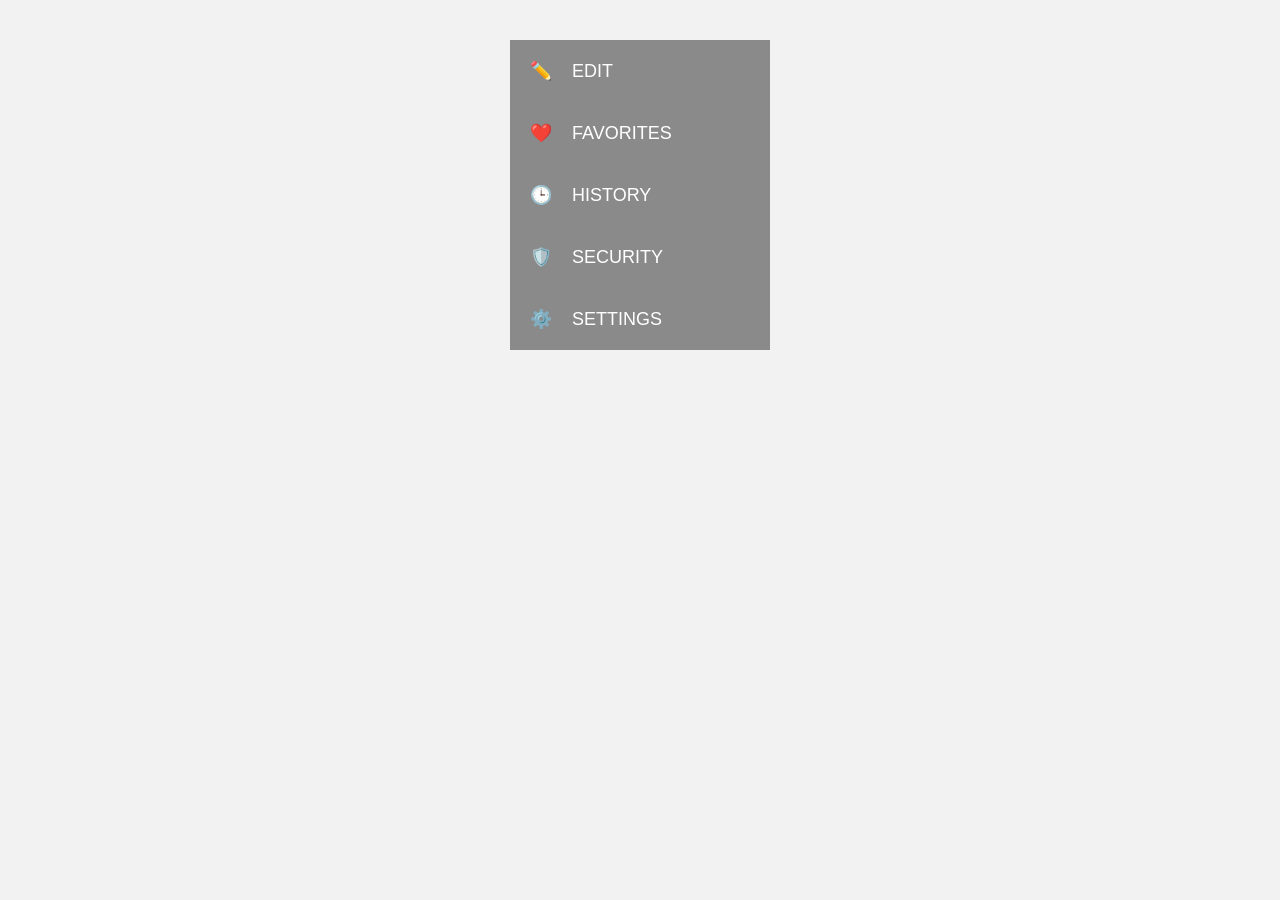
<file: hm1/index.html>
<!DOCTYPE html>
<html lang="uk">
<head>
    <meta charset="UTF-8">
    <title>Vertical Menu</title>
    <link rel="stylesheet" href="style.css">
</head>
<body>

<div class="menu">
    <div class="menu-item">
        ✏️ <span>EDIT</span>
    </div>

    <div class="menu-item">
        ❤️ <span>FAVORITES</span>
    </div>

    <div class="menu-item">
        🕒 <span>HISTORY</span>
    </div>

    <div class="menu-item">
        🛡️ <span>SECURITY</span>
    </div>

    <div class="menu-item">
        ⚙️ <span>SETTINGS</span>
    </div>
</div>

</body>
</html>
</file>
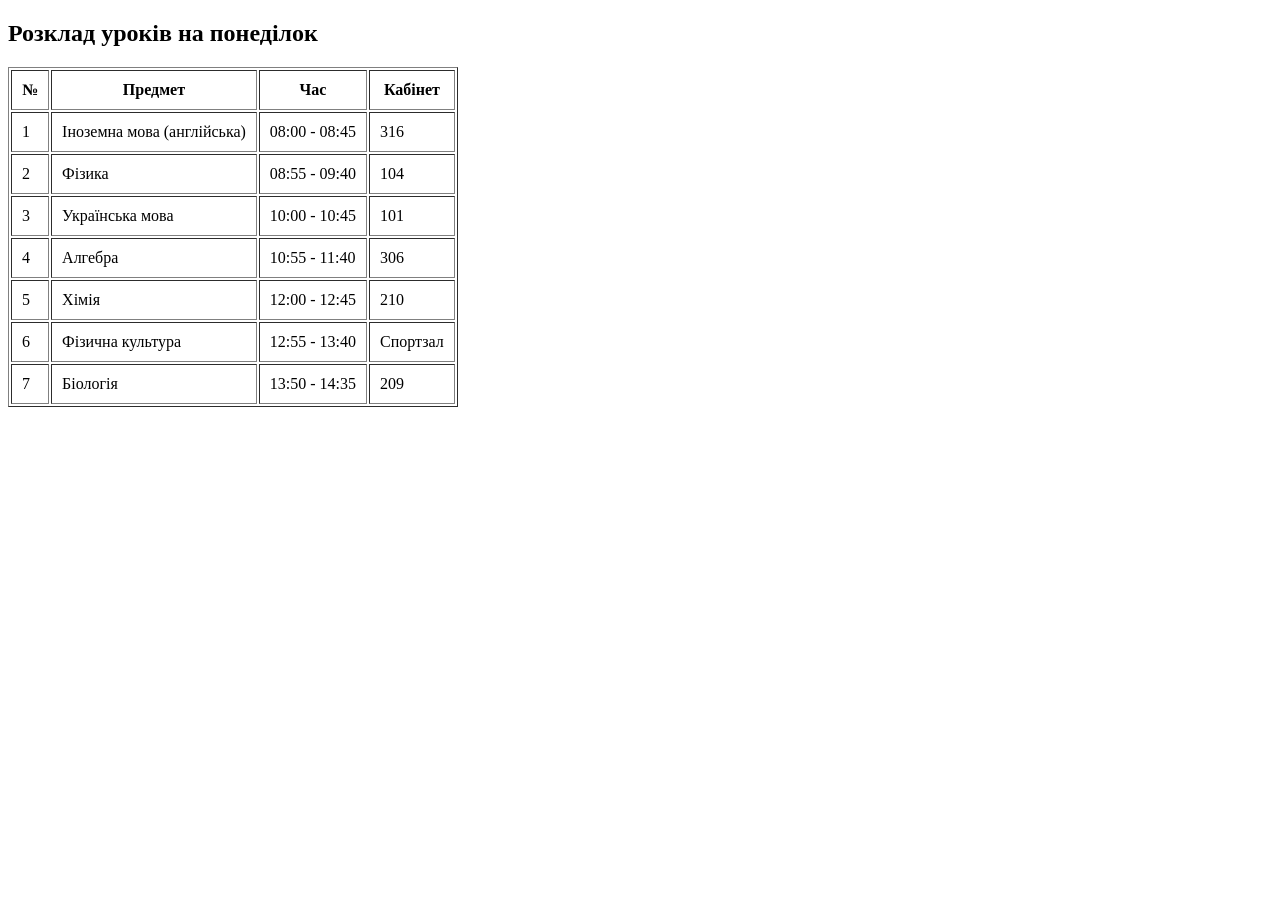
<file: hm2/index.html>
<!DOCTYPE html>
<html lang="uk">
<head>
    <meta charset="UTF-8">
    <title>Розклад уроків</title>
</head>
<body>

<h2>Розклад уроків на понеділок</h2>

<table border="1" cellpadding="10">
    <tr>
        <th>№</th>
        <th>Предмет</th>
        <th>Час</th>
        <th>Кабінет</th>
    </tr>

    <tr>
        <td>1</td>
        <td>Іноземна мова (англійська)</td>
        <td>08:00 - 08:45</td>
        <td>316</td>
    </tr>

    <tr>
        <td>2</td>
        <td>Фізика</td>
        <td>08:55 - 09:40</td>
        <td>104</td>
    </tr>

    <tr>
        <td>3</td>
        <td>Українська мова</td>
        <td>10:00 - 10:45</td>
        <td>101</td>
    </tr>

    <tr>
        <td>4</td>
        <td>Алгебра</td>
        <td>10:55 - 11:40</td>
        <td>306</td>
    </tr>

    <tr>
        <td>5</td>
        <td>Хімія</td>
        <td>12:00 - 12:45</td>
        <td>210</td>
    </tr>

    <tr>
        <td>6</td>
        <td>Фізична культура</td>
        <td>12:55 - 13:40</td>
        <td>Спортзал</td>
    </tr>

    <tr>
        <td>7</td>
        <td>Біологія</td>
        <td>13:50 - 14:35</td>
        <td>209</td>
    </tr>
</table>

</body>
</html>
</file>
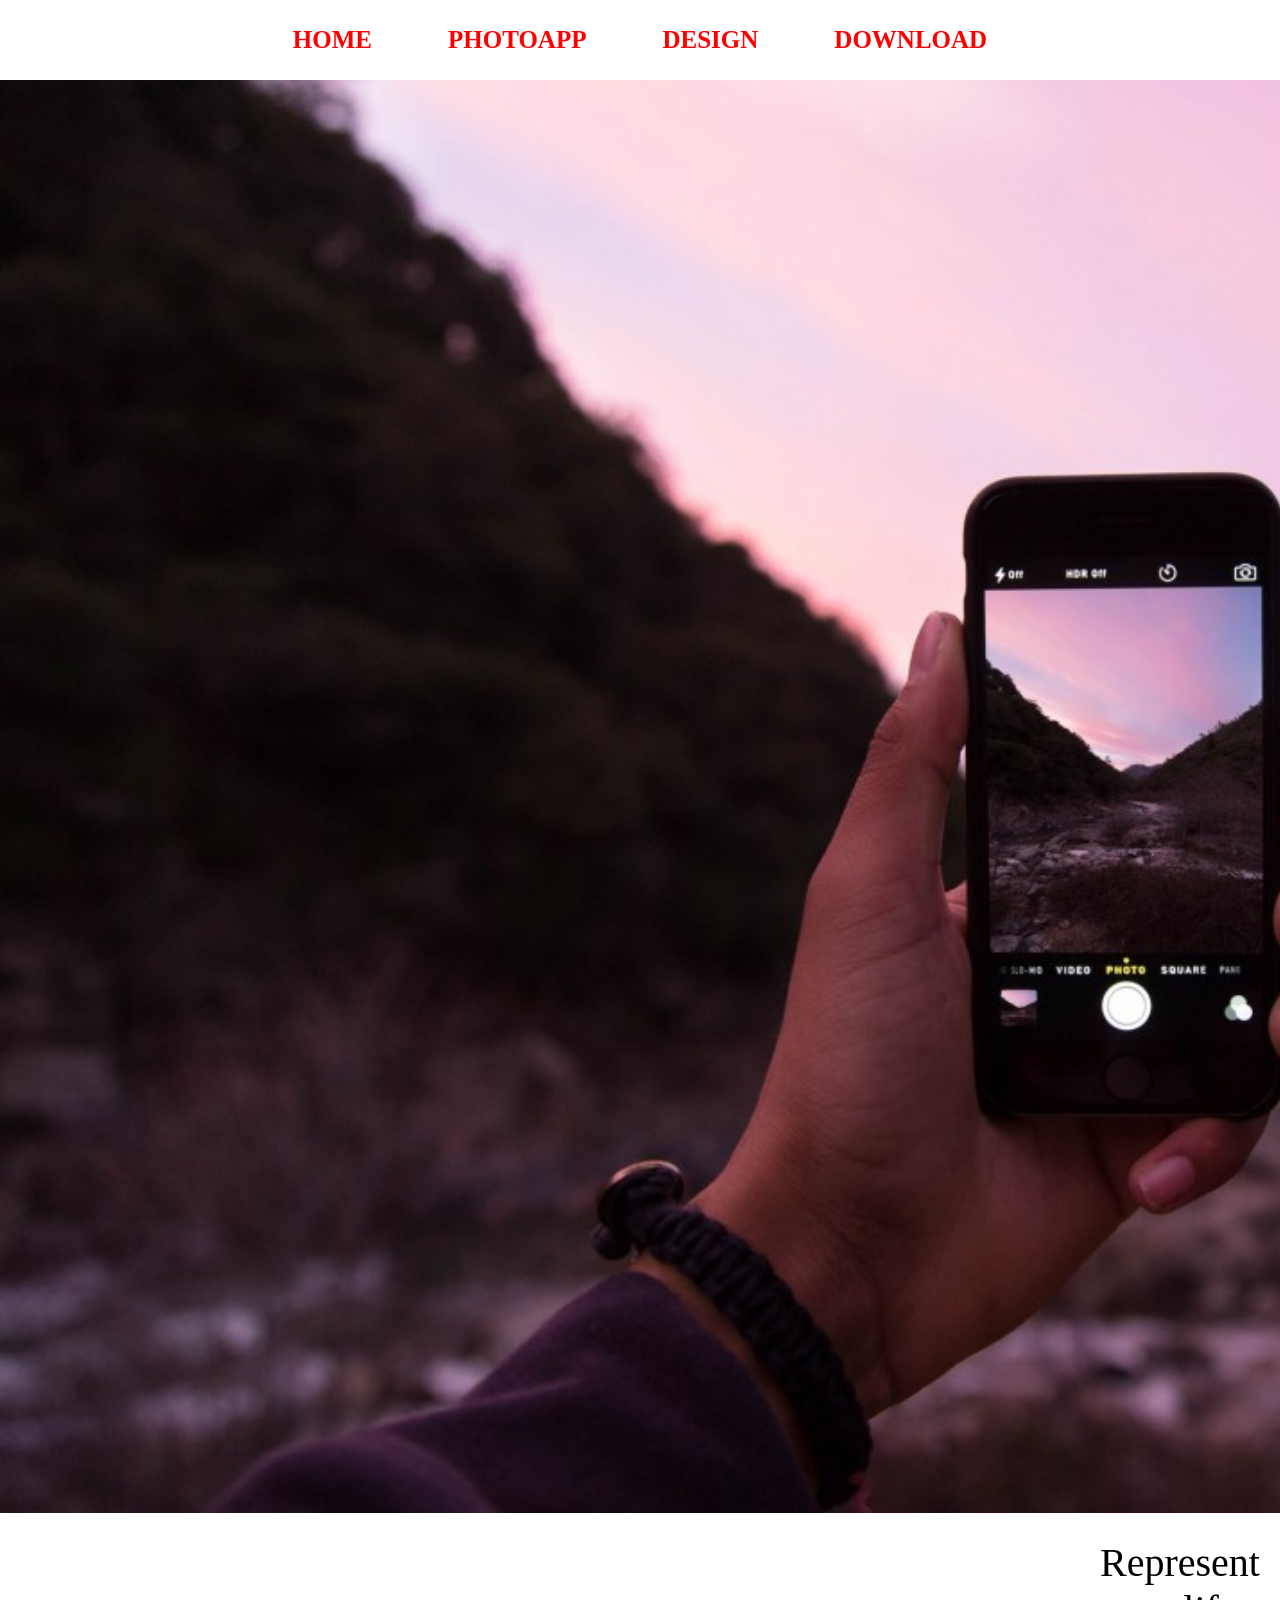
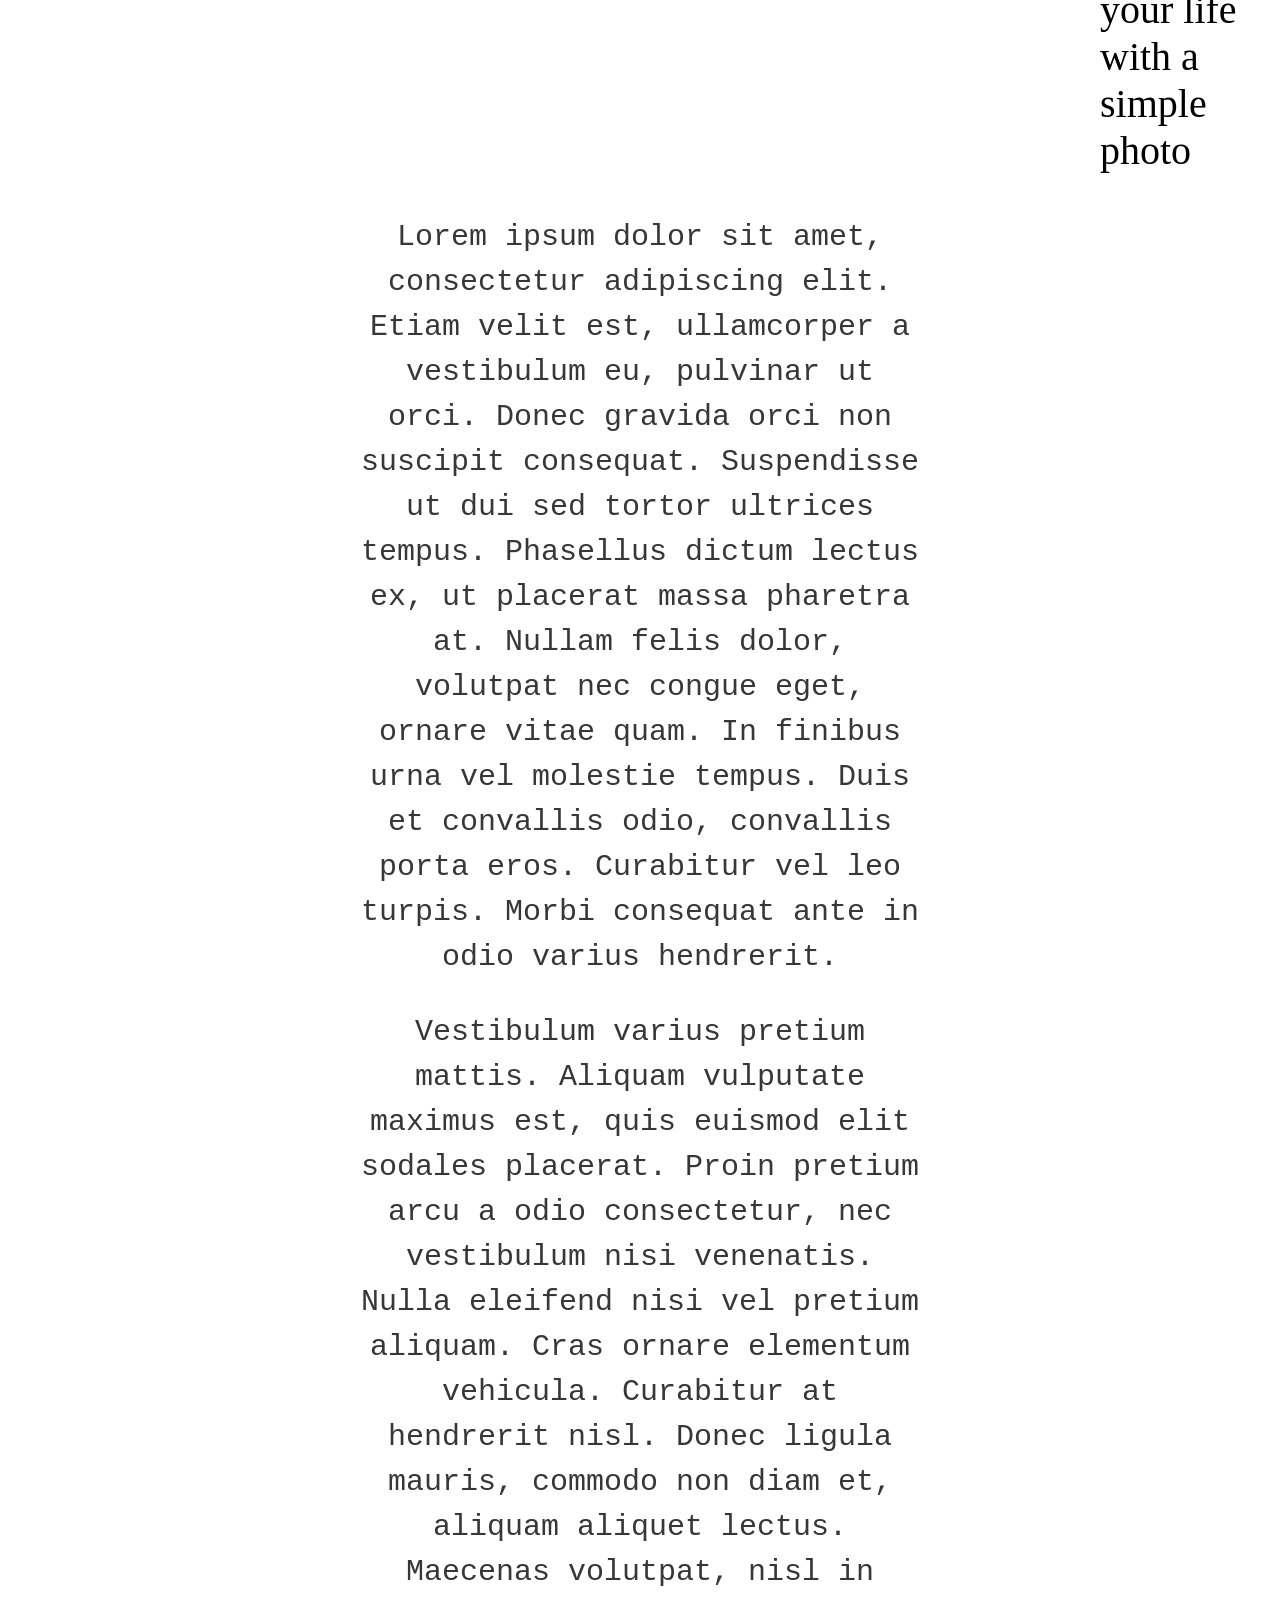
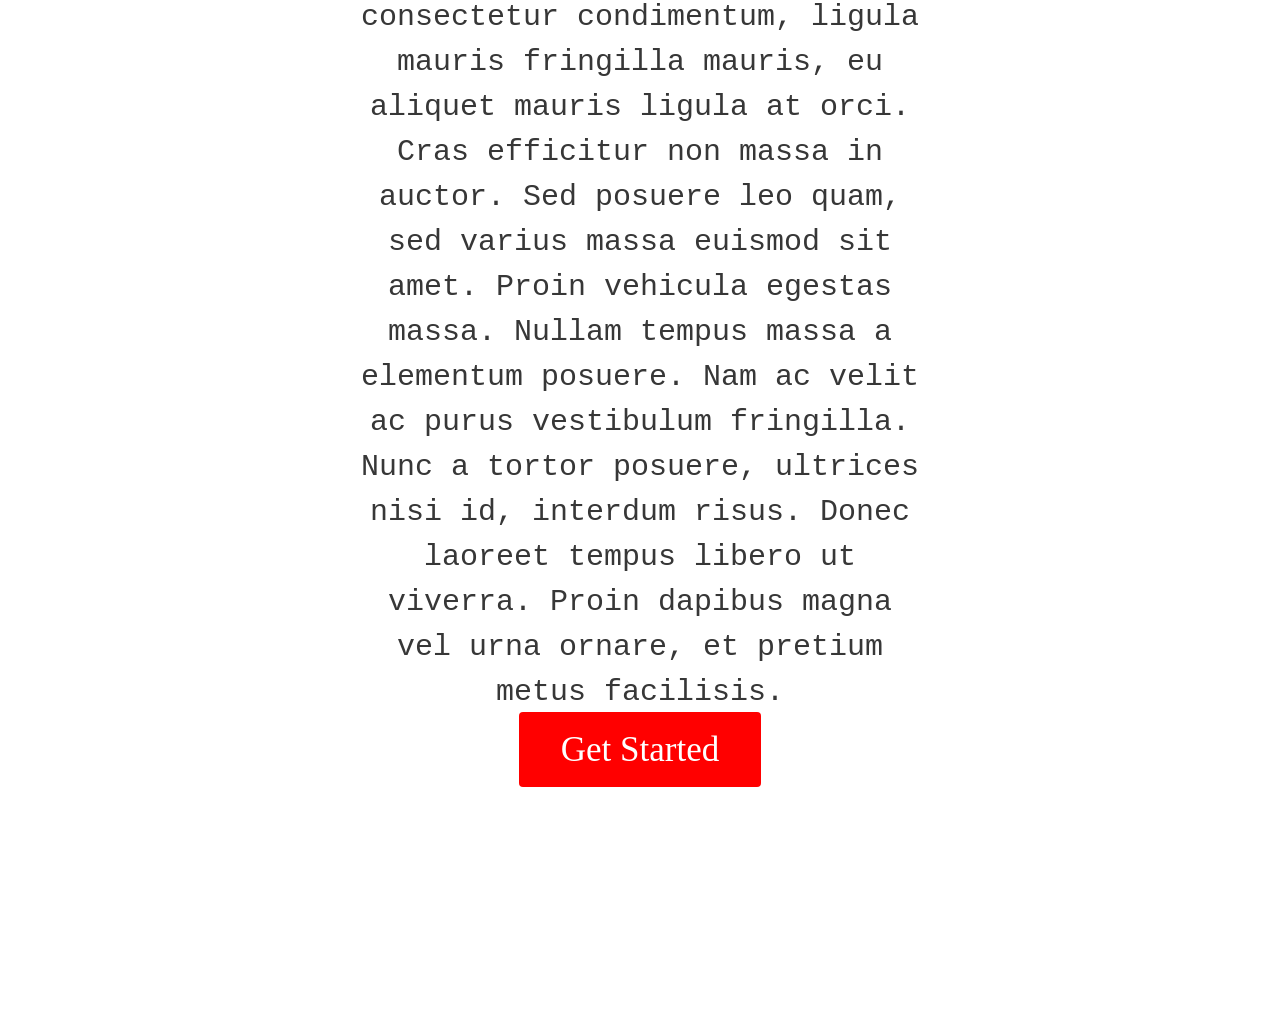
<file: l1/index.html>
<!DOCTYPE html>
<html lang="en">
<head>
    <meta charset="UTF-8">
    <meta name="viewport" content="width=device-width, initial-scale=1.0">
    <title>Simple photo</title>
    <link rel="stylesheet" href="styles/main.css">
</head>
<body>
   <header>
        <a href="" class="nav-link" >Home</a>
        <a href="" class="nav-link" >photoapp</a>
        <a href="" class="nav-link" >design</a>
        <a href="" class="nav-link" >download</a>
   </header> 
   <main>
    <div>
        <img class="banner" src="img/im.png" alt="">
    </div>
    <div><h1>Represent your life with a simple photo</h1>
    <p>Lorem ipsum dolor sit amet, consectetur adipiscing elit. Etiam velit est, ullamcorper a vestibulum eu, pulvinar ut orci. Donec gravida orci non suscipit consequat. Suspendisse ut dui sed tortor ultrices tempus. Phasellus dictum lectus ex, ut placerat massa pharetra at. Nullam felis dolor, volutpat nec congue eget, ornare vitae quam. In finibus urna vel molestie tempus. Duis et convallis odio, convallis porta eros. Curabitur vel leo turpis. Morbi consequat ante in odio varius hendrerit.</p>
    <p>Vestibulum varius pretium mattis. Aliquam vulputate maximus est, quis euismod elit sodales placerat. Proin pretium arcu a odio consectetur, nec vestibulum nisi venenatis. Nulla eleifend nisi vel pretium aliquam. Cras ornare elementum vehicula. Curabitur at hendrerit nisl. Donec ligula mauris, commodo non diam et, aliquam aliquet lectus. Maecenas volutpat, nisl in consectetur condimentum, ligula mauris fringilla mauris, eu aliquet mauris ligula at orci. Cras efficitur non massa in auctor. Sed posuere leo quam, sed varius massa euismod sit amet. Proin vehicula egestas massa. Nullam tempus massa a elementum posuere. Nam ac velit ac purus vestibulum fringilla. Nunc a tortor posuere, ultrices nisi id, interdum risus. Donec laoreet tempus libero ut viverra. Proin dapibus magna vel urna ornare, et pretium metus facilisis.</p>
    
    
    </div>
    <div class="but"><a href="" class="Get">Get Started</a></div>
<footer>
    <p1>Copyright by phototime - all right reserved</p1>
</footer>
    
   </main>
</body>
</html>
</file>
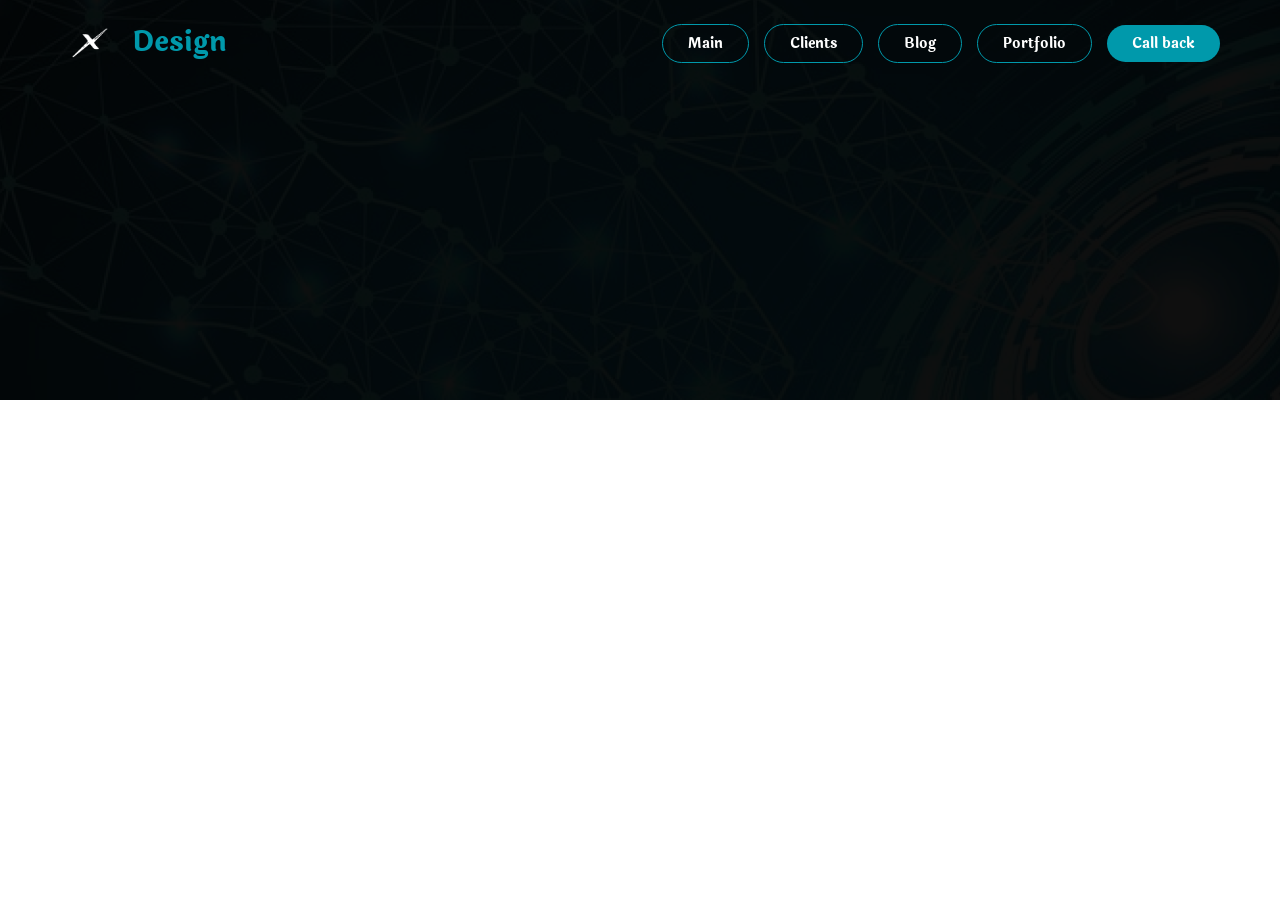
<file: L10/index.html>
<!DOCTYPE html>
<html lang="en">
<head>
    <meta charset="UTF-8">
    <meta name="viewport" content="width=device-width, initial-scale=1.0">
    <title>Design Website</title>
    <link rel="stylesheet" href="style/style.css">
</head>
<body>
    <section class="top-section">
        <header class="header fl">
            <div class="logo-box fl">
                <img src="img/8c2b56fdcd1f46d7c7e97a16116ccfb8229e83c2.png" alt="logo" class="logo-img">
                <h1 class="logo-text">Design</h1>
            </div>
            
            <nav class="nav-box">
                <ul class="nav-list fl">
                    <li><a href="#" class="nav-link">Main</a></li>
                    <li><a href="#" class="nav-link">Clients</a></li>
                    <li><a href="#" class="nav-link">Blog</a></li>
                    <li><a href="#" class="nav-link">Portfolio</a></li>
                    <li><a href="#" class="nav-link active">Call back</a></li>
                </ul>
            </nav>
        </header>
    </section>
</body>
</html>
</file>
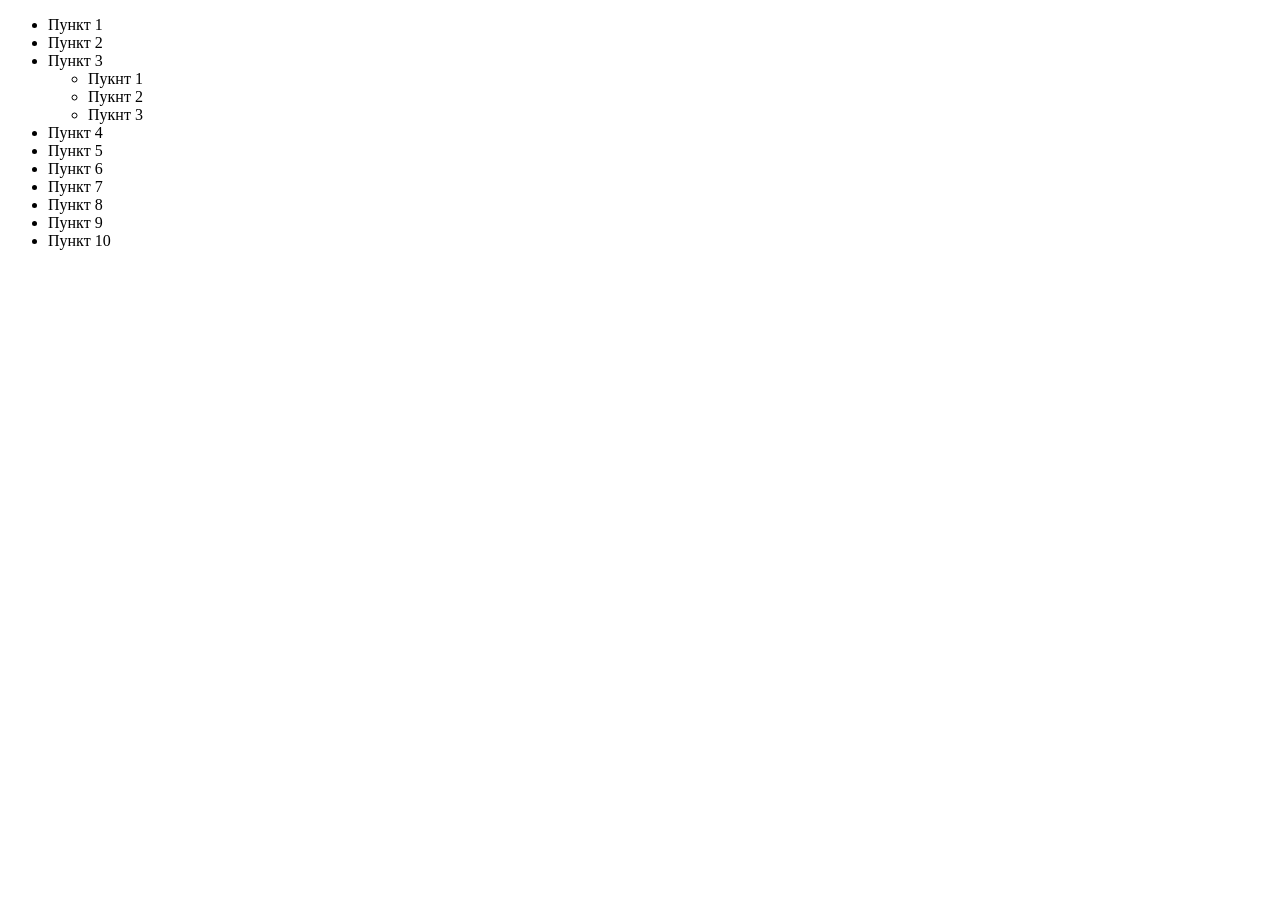
<file: l2.2/index.html>
<!DOCTYPE html>
<html lang="en">
<head>
    <meta charset="UTF-8">
    <meta name="viewport" content="width=device-width, initial-scale=1.0">
    <link rel="stylesheet" href="main.css">
    <title>Document</title>
</head>
<body>
    <ul>
        <li>Пункт 1</li>
        <li>Пункт 2</li>
        <li>Пункт 3</li>
        <ul>
            <li>Пукнт 1</li>
            <li>Пукнт 2</li>
            <li>Пукнт 3</li>
        </ul>
        <li>Пункт 4</li>
        <li>Пункт 5</li>
        <li>Пункт 6</li>
        <li>Пункт 7</li>
        <li>Пункт 8</li>
        <li>Пункт 9</li>
        <li>Пункт 10</li>

    </ul>
</body>
</html>
</file>
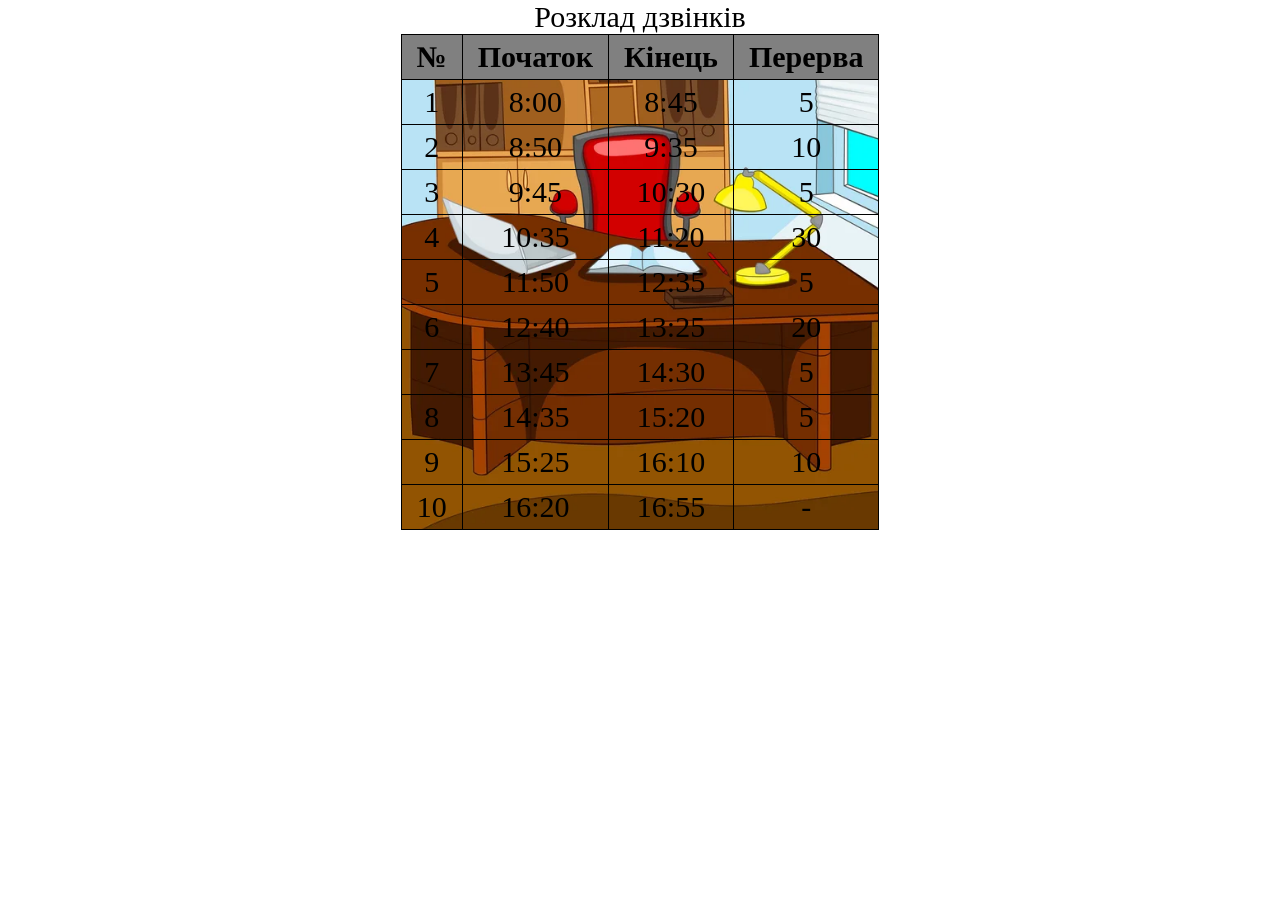
<file: l2/index.html>
<!DOCTYPE html>
<html lang="ua">

<head>
  <meta charset="UTF-8">
  <meta name="viewport" content="width=device-width, initial-scale=1.0">
  <link rel="stylesheet" href="main.css">
  <title>Таблиці</title>
</head>

<body>
  <table>
    <caption>Розклад дзвінків</caption>
    <thead>
      <tr>
        <th>№</th>
        <th>Початок</th>
        <th>Кінець</th>
        <th>Перерва</th>
      </tr>
    </thead>
    <tbody>
      <tr>
        <td>1</td>
        <td>8:00</td>
        <td>8:45</td>
        <td>5</td>
      </tr>
      <tr>
        <td>2</td>
        <td>8:50</td>
        <td>9:35</td>
        <td>10</td>
      </tr>
      <tr>
        <td>3</td>
        <td>9:45</td>
        <td>10:30</td>
        <td>5</td>
      </tr>
      <tr>
        <td>4</td>
        <td>10:35</td>
        <td>11:20</td>
        <td>30</td>
      </tr>
      <tr>
        <td>5</td>
        <td>11:50</td>
        <td>12:35</td>
        <td>5</td>
      </tr>
      <tr>
        <td>6</td>
        <td>12:40</td>
        <td>13:25</td>
        <td>20</td>
      </tr>
      <tr>
        <td>7</td>
        <td>13:45</td>
        <td>14:30</td>
        <td>5</td>
      </tr>
      <tr>
        <td>8</td>
        <td>14:35</td>
        <td>15:20</td>
        <td>5</td>
      </tr>
      <tr>
        <td>9</td>
        <td>15:25</td>
        <td>16:10</td>
        <td>10</td>
      </tr>
      <tr>
        <td>10</td>
        <td>16:20</td>
        <td>16:55</td>
        <td>-</td>
      </tr>
    </tbody>
  </table>
</body>

</html>
</file>
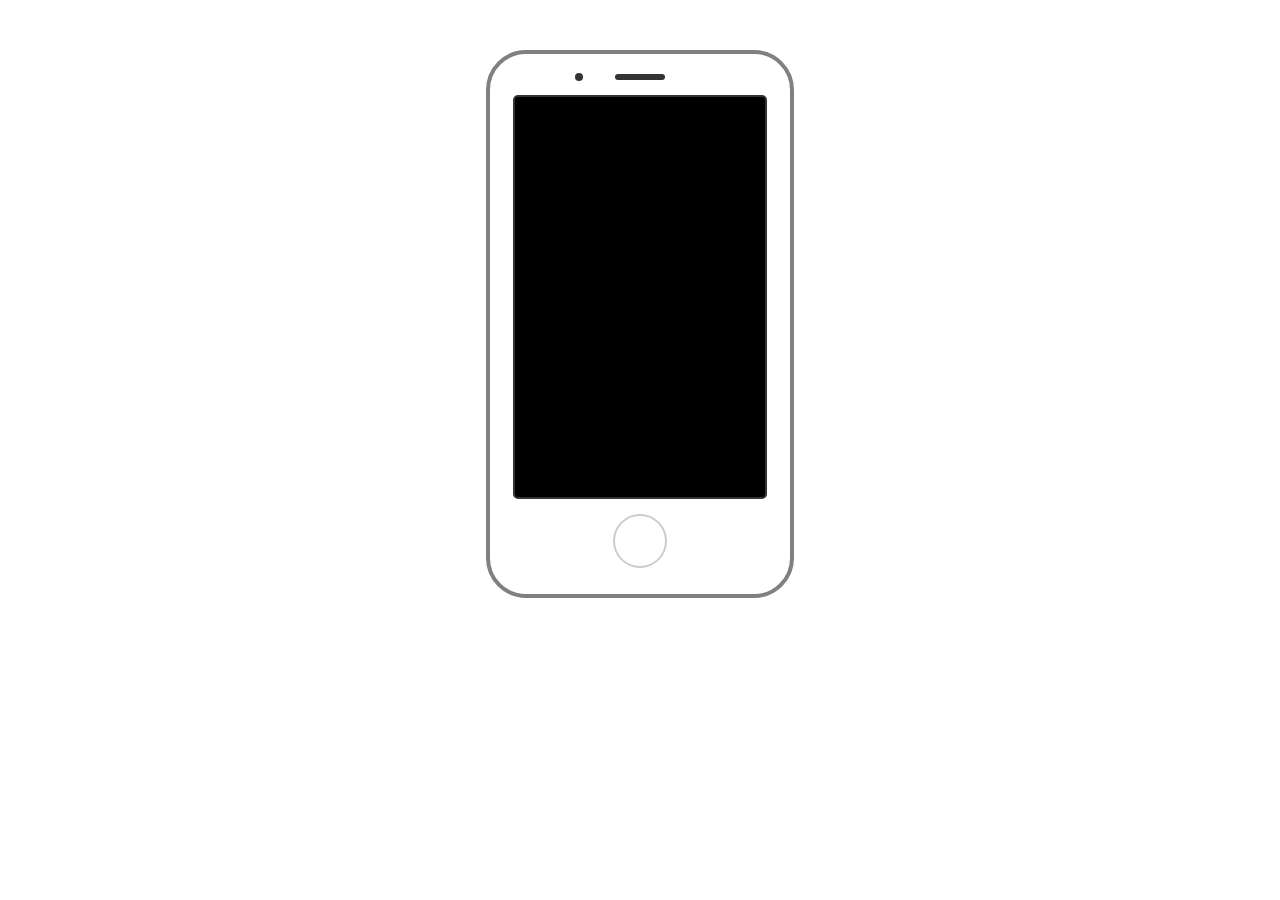
<file: L4/index.html>
<!DOCTYPE html>
<html lang="en">
<head>
    <meta charset="UTF-8">
    <meta name="viewport" content="width=device-width, initial-scale=1.0">
    <link rel="stylesheet" href="style.css">
    <title>Document</title>

<style>

</style>

</head>
<body>
    <div class="phone">
        <div class="speaker"></div>
        <div class="camera"></div>
        <div class="screen"></div>
        <div class="home-button"></div>
    </div>
</body>
</html>
</file>
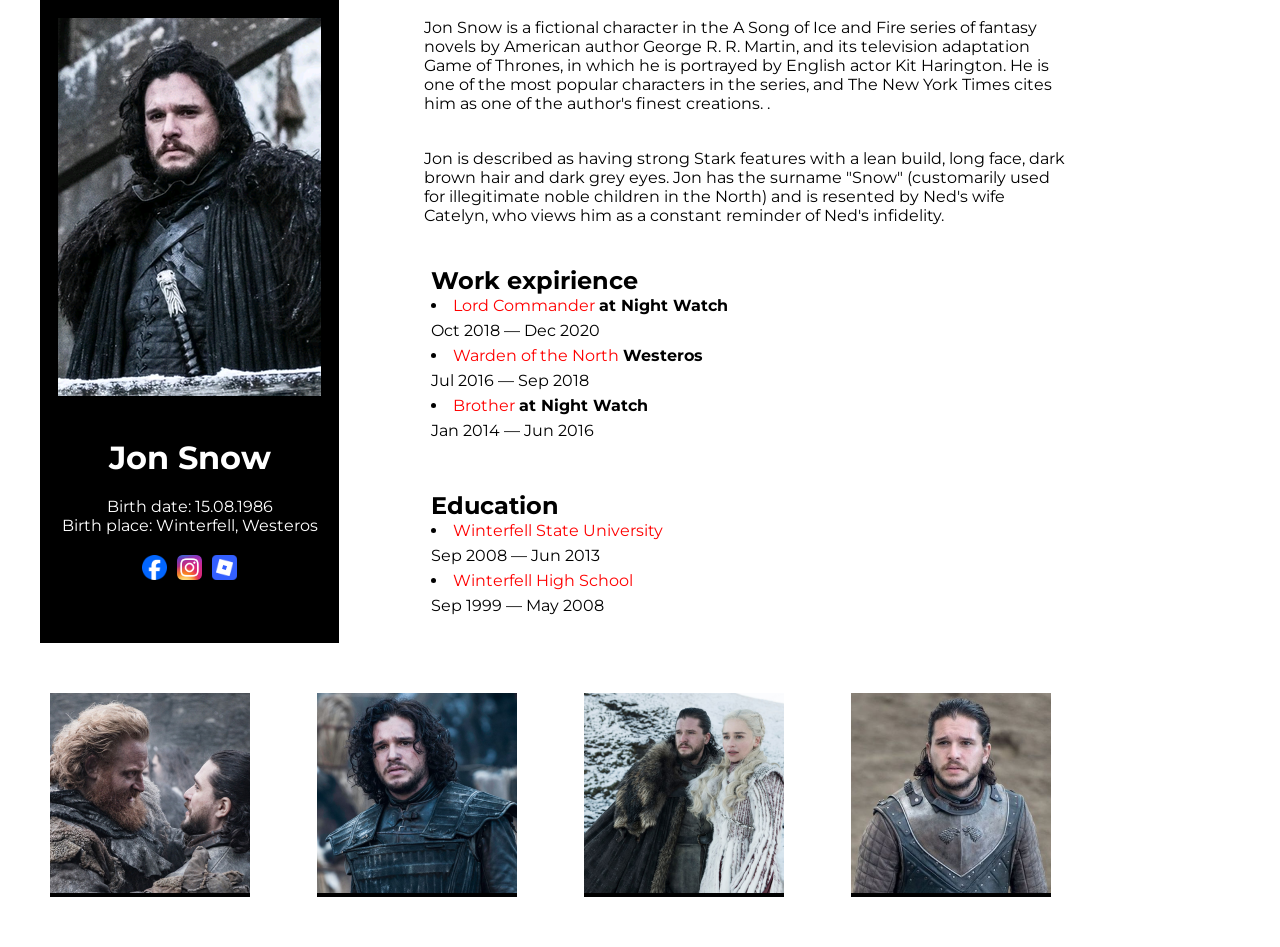
<file: L5/index.html>
<!DOCTYPE html>
<html lang="en">
<head>
    <meta charset="UTF-8">
    <meta name="viewport" content="width=device-width, initial-scale=1.0">
    <link rel="stylesheet" href="style/style.css">
    <link href="https://fonts.googleapis.com/css2?family=Montserrat:ital,wght@0,100..900;1,100..900&display=swap" rel="stylesheet">

    <title>Jo</title>
</head>
<body>
    <main>

        <div class="about">
            <div class="photo-box"> <img src="photo/0aaf6774c47f825392b29ce63b1c323574b4c3dc.png" alt=""> </div>
            <div class="title-box">
                <div class="name-box"> <h1>Jon Snow</h1></div>
                <div class="date-box"> 
                    <p class="date">Birth date: 15.08.1986</p>
                    <p class="date">Birth place: Winterfell, Westeros</p>
                </div>
                <div class="icon-box">
                    <img src="photo/2023_Facebook_icon.svg.png" alt="" class="icon"><img src="photo/Instagram_icon.png" alt="" class="icon"><img src="photo/30085-256x256x32.png" alt="" class="icon">

                </div>
            </div>
        </div>


        <div class="content-box">
            <p class="main-text">Jon Snow is a fictional character in the A Song of Ice and Fire series of fantasy novels by American author George R. R. Martin, and its television adaptation Game of Thrones, in which he is portrayed by English actor Kit Harington. He is one of the most popular characters in the series, and The New York Times cites him as one of the author's finest creations. .</p>
            <p class="main-text">Jon is described as having strong Stark features with a lean build, long face, dark brown hair and dark grey eyes. Jon has the surname "Snow" (customarily used for illegitimate noble children in the North) and is resented by Ned's wife Catelyn, who views him as a constant reminder of Ned's infidelity.</p>
            <div class="work">
                <h2>Work expirience</h2>
                <div class="work1"></div>
                <li><t>Lord Commander</t> <y>at Night Watch</y></li>
                <p>Oct 2018 — Dec 2020</p>
                <li><t>Warden of the North</t> <y>Westeros</y> </li>
                <p>Jul 2016 — Sep 2018</p>
                <li><t>Brother</t> <y>at Night Watch</y></li>
                <p>Jan 2014 — Jun 2016</p>
            </div>
            <div class="work">
                <h2>Education</h2>
                <div class="work1"></div>
                <li><t>Winterfell State University</t></li>
                <p>Sep 2008 — Jun 2013</p>
                <li><t>Winterfell High School</t></li>
                <p>Sep 1999 — May 2008</p>
                
            </div>
        </div>



    </main>
    <footer>
        <div class="footer">
            <div class="img-text">
                <img src="photo/1.png" alt="">
                <p class="img-text1">Jon Snow and Tormund</p>
            </div>
            <div class="img-text">
                <img src="photo/2.png" alt="">
                <p class="img-text1">Young Jon Snow</p>

            </div>
            <div class="img-text">
                <img src="photo/3.png" alt="">
                <p class="img-text1">Jon Snow and his</p>

            </div>
            <div class="img-text">
                <img src="photo/4.png" alt="">
                <p class="img-text1">Jon Stark</p>

            </div>



        </div>



    </footer>
</body>
</html>
</file>
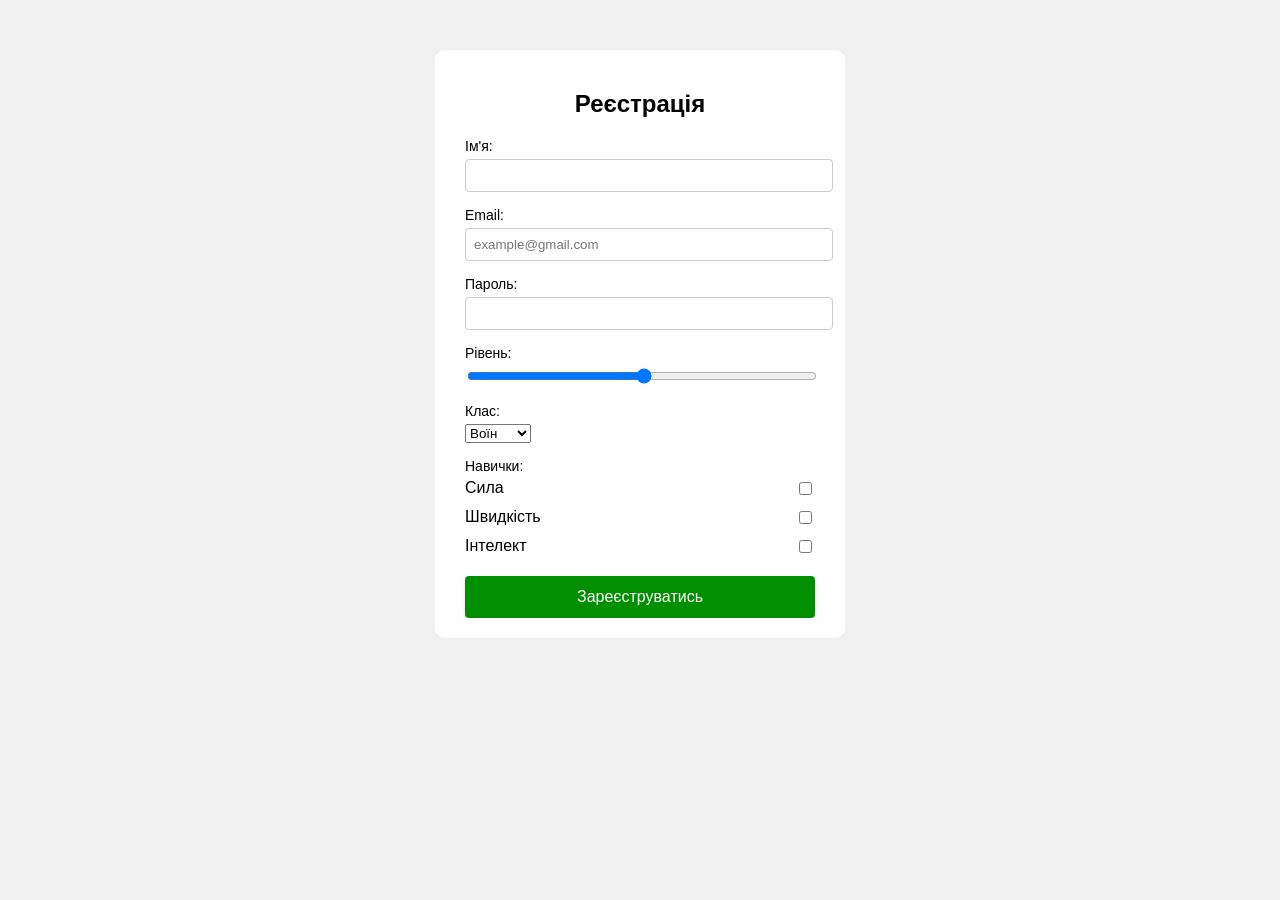
<file: l7/index.html>
<!DOCTYPE html>
<html lang="uk">
<head>
    <meta charset="UTF-8">
    <meta name="viewport" content="width=device-width, initial-scale=1.0">
    <title>Реєстрація</title>
    <link rel="stylesheet" href="style/style.css">
</head>
<body>

<div class="registration-card">
    <h2>Реєстрація</h2>
    
    <form action="" method="post">
        <fieldset>
            <div class="form-group">
                <label for="user-name">Ім'я:</label>
                <input type="text" id="user-name" name="username" required>
            </div>

            <div class="form-group">
                <label for="user-email">Email:</label>
                <input type="email" id="user-email" name="useremail" required placeholder="example@gmail.com">
            </div>

            <div class="form-group">
                <label for="user-password">Пароль:</label>
                <input type="password" id="user-password" name="password" required >
            </div>

            <div class="form-group">
                <label for="level">Рівень:</label>
                <input type="range" id="level" name="level" min="1" max="100">
            </div>

            <div class="form-group">
                <label for="char-class">Клас:</label>
                <select id="char-class" name="charclass">
                    <option value="warrior">Воїн</option>
                    <option value="mage">Маг</option>
                    <option value="archer">Лучник</option>
                </select>
            </div>

            <div class="skills-group">
                <label>Навички:</label>
                
                <div class="checkbox-item">
                    <span class="checkbox-label">Сила</span>
                    <input type="checkbox" name="skill" value="strength">
                </div>
                
                <div class="checkbox-item">
                    <span class="checkbox-label">Швидкість</span>
                    <input type="checkbox" name="skill" value="speed">
                </div>
                
                <div class="checkbox-item">
                    <span class="checkbox-label">Інтелект</span>
                    <input type="checkbox" name="skill" value="intellect">
                </div>
            </div>

            <button type="submit" class="submit-btn">Зареєструватись</button>
        </fieldset>
    </form>
</div>

</body>
</html>
</file>
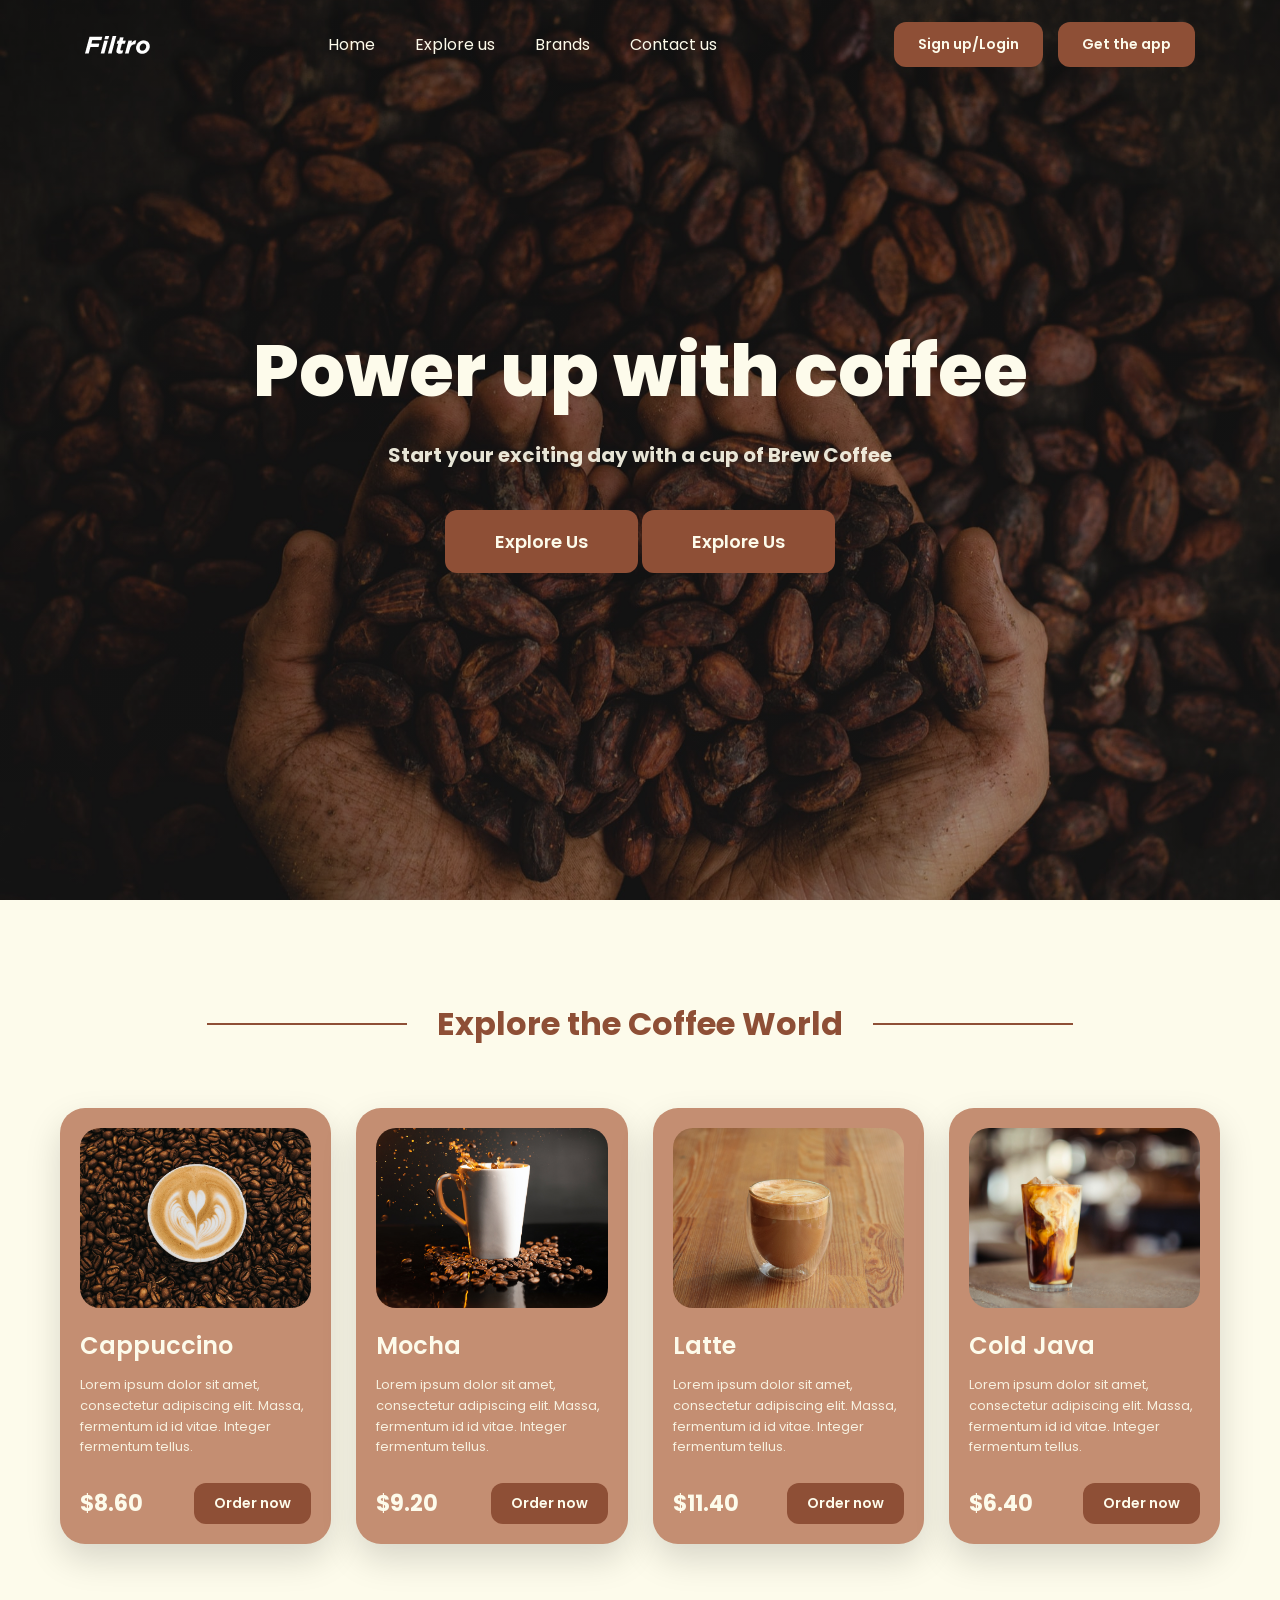
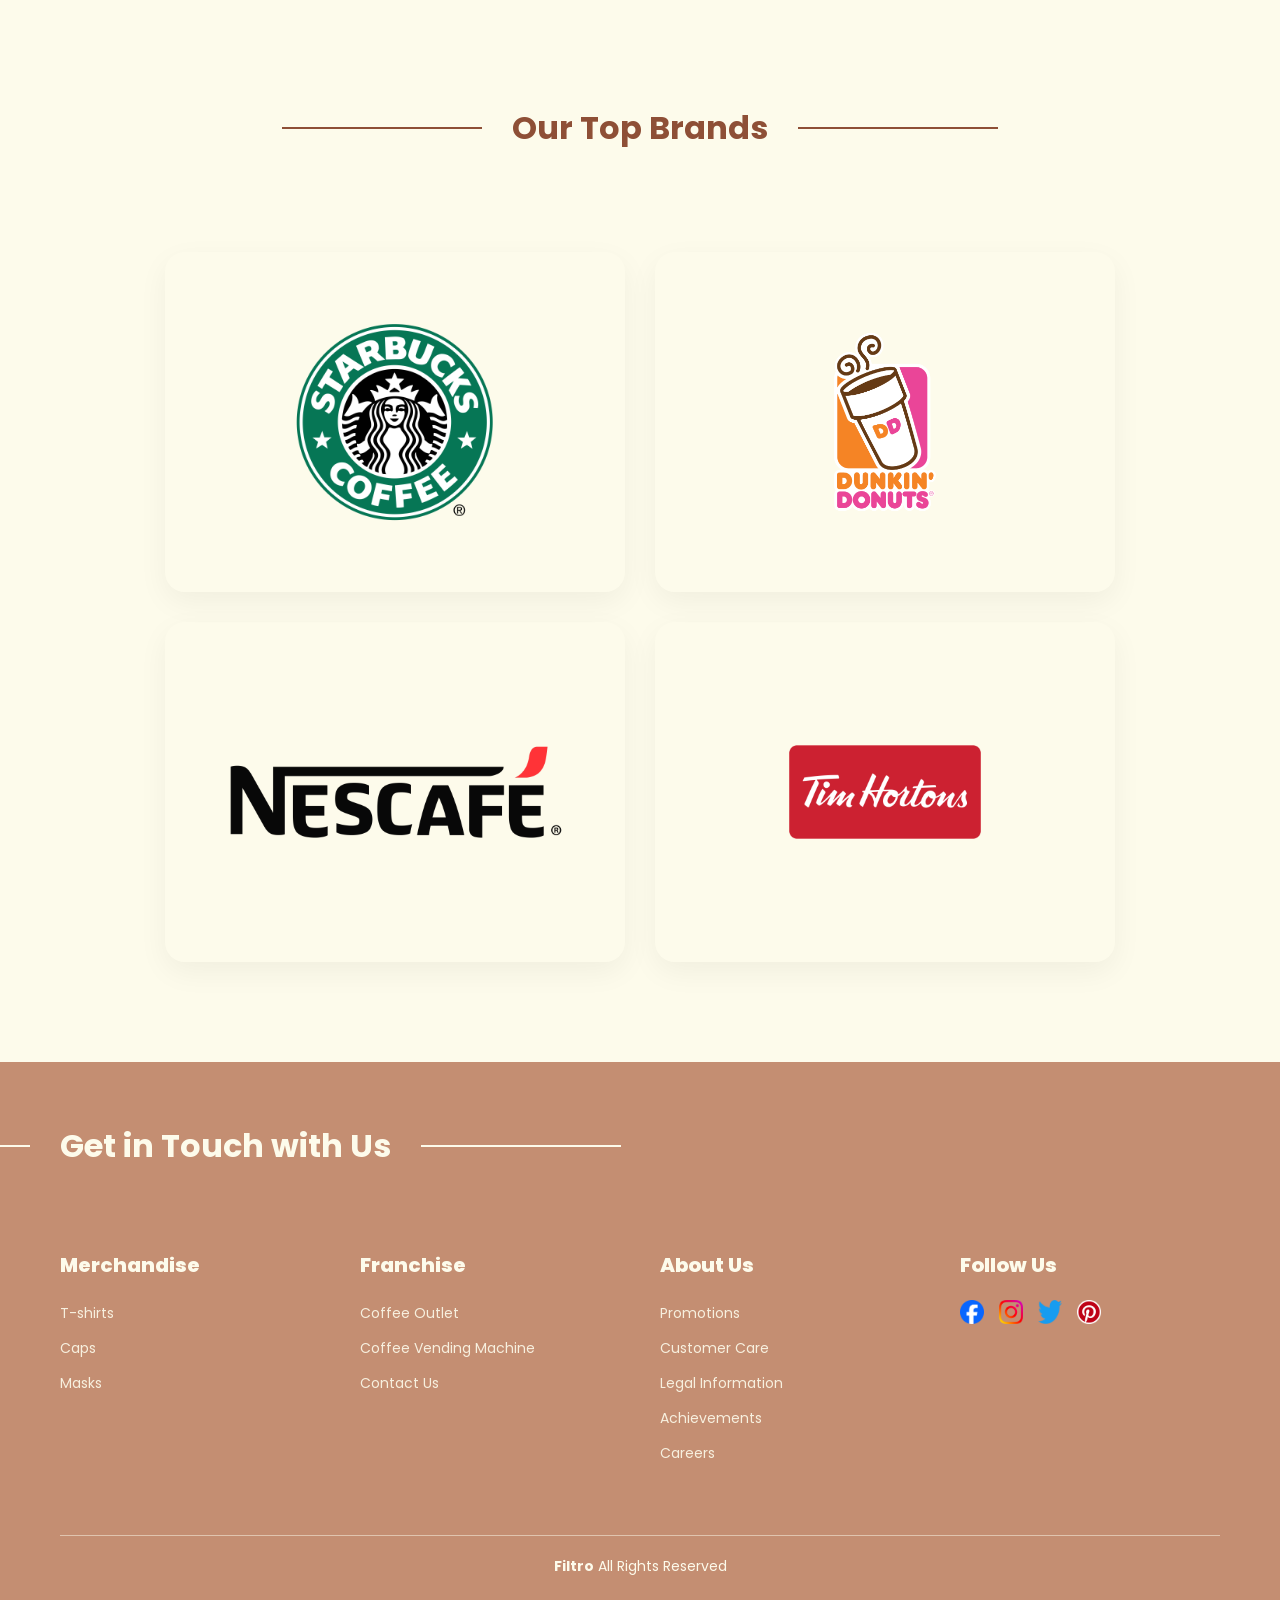
<file: L8/index.html>
<!DOCTYPE html>
<html lang="en">
<head>
    <meta charset="UTF-8">
    <meta name="viewport" content="width=device-width, initial-scale=1.0">
    <title>Filtro Coffee</title>
    <link rel="preconnect" href="https://fonts.googleapis.com">
    <link rel="preconnect" href="https://fonts.gstatic.com" crossorigin>
    <link href="https://fonts.googleapis.com/css2?family=Poppins:wght@400;600;800&display=swap" rel="stylesheet">
    <link rel="stylesheet" href="style/style.css">
</head>
<body> 
    <section class="head-box">
        <header>
            <div class="logobox">
                <a href="#" class="logolink">
                    <img src="img/14141444.png" alt="Filtro Logo" class="logoimg">
                </a>
            </div>
            
            <nav class="navbox">
                <ul class="navlist">
                    <li class="navitem"><a class="navlink" href="#">Home</a></li>
                    <li class="navitem"><a class="navlink" href="#">Explore us</a></li>
                    <li class="navitem"><a class="navlink" href="#">Brands</a></li>
                    <li class="navitem"><a class="navlink" href="#">Contact us</a></li>
                </ul>
            </nav>

            <div class="auth-buttons">
                <a class="btn-primary" href="#">Sign up/Login</a>
                <a class="btn-primary" href="#">Get the app</a>
            </div>
        </header>

        <div class="banner">
            <div class="benner-tittle-box">
                <h1 class="banner-tittle">Power up with coffee</h1>
                <h3 class="banner-sub-tittle">Start your exciting day with a cup of Brew Coffee</h3>
                <a href="#" class="btn-primary btn-large">Explore Us</a>
                <a href="#" class="btn-primary btn-large">Explore Us</a>
            </div>
        </div>
    </section>
    <section class="explore-section">
    <div class="container">
        <h2 class="section-title">Explore the Coffee World</h2>
        
        <div class="coffee-grid">
            <div class="coffee-card">
                <img src="img/4.jpg" alt="Cappuccino" class="coffee-img1">
                <div class="card-content">
                    <h3 class="coffee-name">Cappuccino</h3>
                    <p class="coffee-desc">Lorem ipsum dolor sit amet, consectetur adipiscing elit. Massa, fermentum id id vitae. Integer fermentum tellus.</p>
                    <div class="card-footer">
                        <span class="price">$8.60</span>
                        <a href="#" class="btn-order">Order now</a>
                    </div>
                </div>
            </div>

            <div class="coffee-card">
                <img src="img/3.jpg" alt="Mocha" class="coffee-img">
                <div class="card-content">
                    <h3 class="coffee-name">Mocha</h3>
                    <p class="coffee-desc">Lorem ipsum dolor sit amet, consectetur adipiscing elit. Massa, fermentum id id vitae. Integer fermentum tellus.</p>
                    <div class="card-footer">
                        <span class="price">$9.20</span>
                        <a href="#" class="btn-order">Order now</a>
                    </div>
                </div>
            </div>

            <div class="coffee-card">
                <img src="img/2.jpg" alt="Latte" class="coffee-img">
                <div class="card-content">
                    <h3 class="coffee-name">Latte</h3>
                    <p class="coffee-desc">Lorem ipsum dolor sit amet, consectetur adipiscing elit. Massa, fermentum id id vitae. Integer fermentum tellus.</p>
                    <div class="card-footer">
                        <span class="price">$11.40</span>
                        <a href="#" class="btn-order">Order now</a>
                    </div>
                </div>
            </div>

            <div class="coffee-card">
                <img src="img/5.jpg" alt="Cold Java" class="coffee-img">
                <div class="card-content">
                    <h3 class="coffee-name">Cold Java</h3>
                    <p class="coffee-desc">Lorem ipsum dolor sit amet, consectetur adipiscing elit. Massa, fermentum id id vitae. Integer fermentum tellus.</p>
                    <div class="card-footer">
                        <span class="price">$6.40</span>
                        <a href="#" class="btn-order">Order now</a>
                    </div>
                </div>
            </div>
        </div>
    </div>
</section>
<section class="brands-section">
    <div class="container">
        <h2 class="section-title">Our Top Brands</h2>
        <div class="brands-grid">
            <div class="brand-card">
                <img src="img/6.png" alt="Starbucks">
            </div>
            <div class="brand-card">
                <img src="img/7.png" alt="Dunkin">
            </div>
            <div class="brand-card">
                <img src="img/8.png" alt="Nescafe">
            </div>
            <div class="brand-card">
                <img src="img/9.png" alt="Tim Hortons">
            </div>
        </div>
    </div>
</section>
<footer class="footer">
    <div class="container">
        <h2 class="section-title footer-title">Get in Touch with Us</h2>
        
        <div class="footer-content">
            <div class="footer-column">
                <h4>Merchandise</h4>
                <ul>
                    <li><a href="#">T-shirts</a></li>
                    <li><a href="#">Caps</a></li>
                    <li><a href="#">Masks</a></li>
                </ul>
            </div>

            <div class="footer-column">
                <h4>Franchise</h4>
                <ul>
                    <li><a href="#">Coffee Outlet</a></li>
                    <li><a href="#">Coffee Vending Machine</a></li>
                    <li><a href="#">Contact Us</a></li>
                </ul>
            </div>

            <div class="footer-column">
                <h4>About Us</h4>
                <ul>
                    <li><a href="#">Promotions</a></li>
                    <li><a href="#">Customer Care</a></li>
                    <li><a href="#">Legal Information</a></li>
                    <li><a href="#">Achievements</a></li>
                    <li><a href="#">Careers</a></li>
                </ul>
            </div>

            <div class="footer-column">
                <h4>Follow Us</h4>
                <div class="social-icons">
                    <a href="#"><img src="img/10.webp" alt="Instagram"></a>
                    <a href="#"><img src="img/11.png" alt="Facebook"></a>
                    <a href="#"><img src="img/12.png" alt="Twitter"></a>
                    <a href="#"><img src="img/13.png" alt="Pinterest"></a>
                </div>
            </div>
        </div>

        <div class="footer-bottom">
            <p> <strong>Filtro</strong> All Rights Reserved</p>
        </div>
    </div>
</footer>
</body>
</html>
</file>
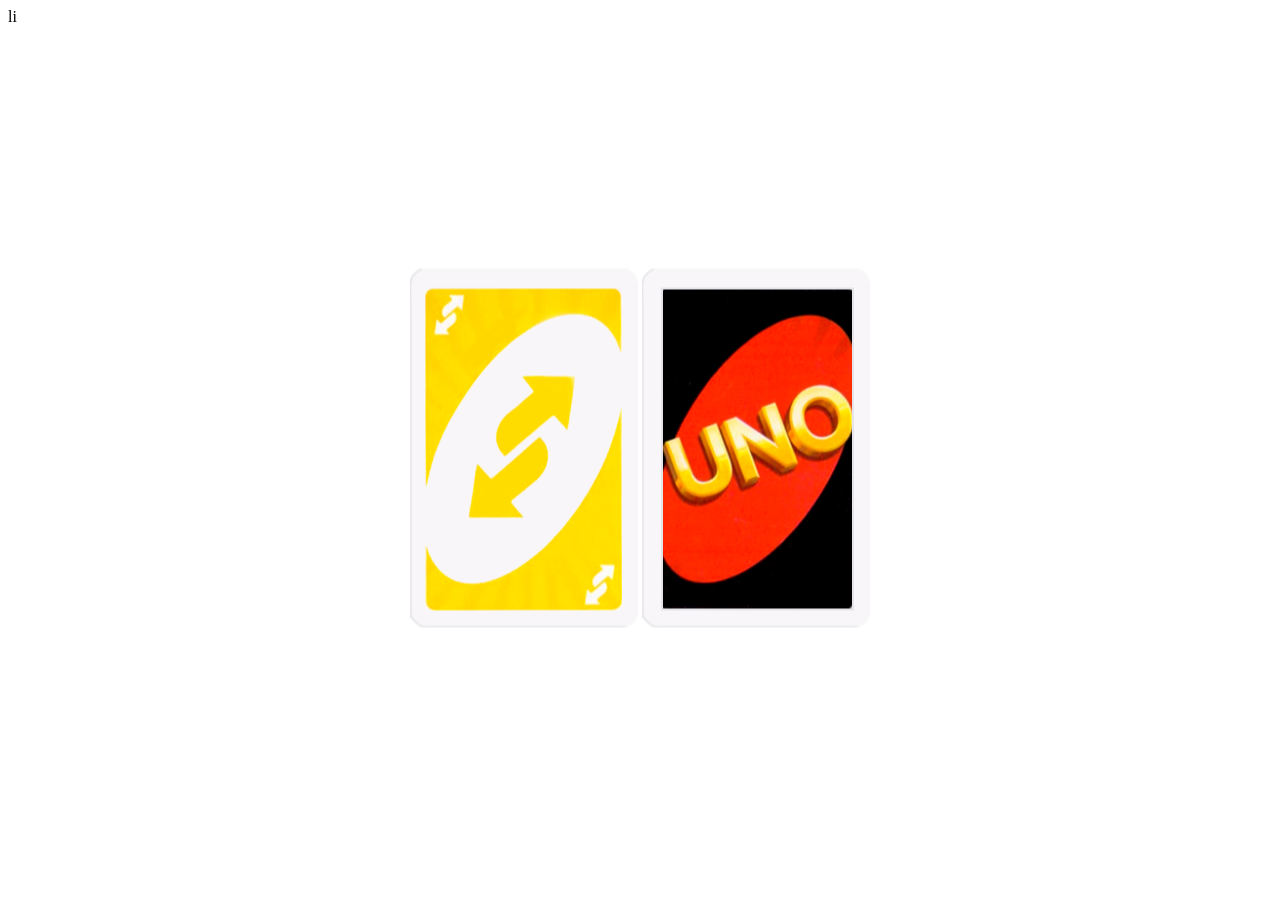
<file: L9/index.html>
<!DOCTYPE html>
<html lang="en">
<head>
    <meta charset="UTF-8">
    <meta name="viewport" content="width=device-width, initial-scale=1.0">
    <link rel="stylesheet" href="style/style.css">
    li
    <title>Document</title>
</head>

    
<body>

    <div class="card-container">
        <div class="card">
            
            <img class="front" src="img/back.png" alt="">
            
            
            <img class="back" src="img/front.png" alt="">
        </div>
    </div>

</body>


</html>
</file>
<file: hm1/style.css>
body {
    background: #f2f2f2;
    font-family: Arial, sans-serif;
}

.menu {
    width: 260px;
    background: #8a8a8a;
    margin: 40px auto;
}

.menu-item {
    padding: 20px;
    color: white;
    font-size: 18px;
    cursor: pointer;
}

.menu-item span {
    margin-left: 15px;
}

.menu-item:hover {
    background: #666666;
}
</file>
<file: l1/styles/main.css>
body {

    margin: 0;
    padding: unset;
}



.nav-link {
    color: red;
    text-transform: uppercase;
    text-decoration: none;
    font-size: 25px;
    font-weight: 900;
    margin: 26px 36px;
    display: inline-block;

}

h1 {
    color: black;
    text-decoration: none;
    font-size: 40px;
    font-weight: 400;
    margin: 26px 1100px;
    display: inline-block;
    

}

p {
    color: #373737;
    text-decoration: none;
    font-size: 30px;
    font-weight: 400;
    margin: 15px 360px;
    display: inline-block;
    text-align: center;
    line-height: 45px;
    font-family: 'Montserrat', Courier, monospace;


}



.but{
    text-align: center;



}



.Get{
   
    font-size: 35px;
    background: red;
    color: white;
    border-radius: 4px;
    text-decoration: none;
    padding: 18px 42px;
}


header {
    text-align: center;



}
.banner {
    display: block;
    margin-left: auto;
    margin-right: auto;
    width: 2150px;
    height: auto;
}

p1 {
    color: #373737;
    text-decoration: none;
    font-size: 30px;
    font-weight: 400;
    margin: 40px 2000px;
    display: inline-block;
   
}

footer {
    letter-spacing: 2.4;
    width: 1070;
    height: 39;
    top: 1558px;
    left: 105px;
    font-weight: bold;
    text-align: right;
}
</file>
<file: L10/style/style.css>
@font-face {
    font-family: 'Laila';
    src: url('../Font/Laila-Bold.ttf');
}

* {
    margin: 0;
    padding: 0;
    box-sizing: border-box;
}

:root {
    --accent-color: #0099ab;
    --text-white: #ffffff;
}

body {
    font-family: 'Laila', sans-serif;
}

.top-section {
    width: 100%;
    min-height: 400px; 
    background-image: url('../img/Прототип.png'); 
    background-repeat: no-repeat;
    position: relative;
}


.top-section::before {
    content: "";
    position: absolute;
    top: 0; left: 0; width: 100%; height: 100%;
    background: rgba(0, 0, 0, 0.6); 
    z-index: 1;
}

.header {
    position: relative;
    z-index: 2; 
    display: flex;
    justify-content: space-between;
    align-items: center;
    padding: 20px 60px;
}

.fl { display: flex; align-items: center; }


.logo-box {
    gap: 10px; 
}
.logo-img { 
    height: 35px; filter: brightness(0) invert(1); 
}
.logo-text { 
    font-size: 28px; color: var(--accent-color); 
}


.nav-list {
    list-style: none;
    gap: 15px;
}

.nav-link {
    text-decoration: none;
    color: var(--text-white);
    font-size: 14px;
    font-weight: 600;
    padding: 8px 25px;
    border: 1px solid var(--accent-color); 
    border-radius: 20px; 
    transition: all 0.3s ease;
}


.nav-link:hover {
    background-color: var(--accent-color);
    color: white;
}


.nav-link.active {
    background-color: var(--accent-color);
    color: white;
    border: none;
}
</file>
<file: l2.2/main.css>
ul {
    list-style-type: ;


}
</file>
<file: l2/main.css>
body {
  margin: 0;
  padding: 0;
  display: flex;
  justify-content: center;
}
 
table,
th,
td {
  border: 1px black solid;
  text-align: center;
  font-size: 30px;
  border-collapse: collapse;
  padding: 5px 15px;
}

th{
    background-color: grey;

}

table{
    background-image: url(img/depositphotos_32373095-stock-illustration-office-place.jpg);
    background-repeat: no-repeat;
    background-size: cover;
    background-position: center center;

}
</file>
<file: L4/style.css>
.phone {
  width: 300px;
  height: 500px; 
  background-color: white; 
  border: 4px solid grey;    
  border-radius: 40px;      
  margin: 50px auto;
  
 
  display: flex;
  flex-direction: column;
  align-items: center;
  padding: 20px 0;
  

  position: relative; 
}

.speaker {
  width: 50px;
  height: 6px;
  background-color: #333;
  border-radius: 10px;
  margin-bottom: 15px; 
}

.camera {
  width: 8px;
  height: 8px;
  background-color: #333;
  border-radius: 50%;
  position: absolute;
  top: 19px;    
  left: 85px;    
}

.screen {
  width: 250px; 
  height: 400px;
  background-color: black; 
  border: 2px solid #333;   
  border-radius: 5px;
}

.home-button {
  width: 50px; 
  height: 50px;
  border: 2px solid #ccc;    
  border-radius: 50%;
  margin-top: 15px; 
}
</file>
<file: L5/style/style.css>
* {

    margin: 0;
    padding: 0;
    font-family: "Montserrat", sans-serif, 'Times New Roman';
}


.icon {
    width: 25px;
    height: auto;
    padding: 5px;
}

.icon:hover{
    transform: translateY(-5px);

}



.about {
    background-color: black;
    color: white;
    text-align: center;
}


.photo-box {
    padding: 18px;
    margin-bottom: 20px;
}

.name-box {

    margin-bottom: 20px;
    
}


.date-box {
    margin-bottom: 15px;

}

.icon-box {

    margin-bottom: 15px;

}

.main-text{
   padding: 18px;
    padding-right: 175px;
}

t{
   color: red;
}

y{
    font-weight: 700;

}

.work{
    line-height: 25px;
    padding: 25px;
}

main {
    display: flex;    
    gap: 67px;
    max-width: 1200px; 
    margin: 0 auto;   
    background-color: white; =
}

.footer{
    display: flex;    
    gap: 67px;
    max-width: 1200px; 
    margin: 0 auto;   
    background-color: white;
    padding: 50px;
    

}

.img-text{
    background-color: black;
    color: white;
    text-align: center;
    overflow:   hidden ;
    position: relative;
}

.img-text1{
    background-color: #1A142D;
    font-weight: 700;
    font-size: 12px;
    color: #ffffff; 
    padding: 5px 12px;
    position: absolute;
    bottom: -50%;
    left: 0;
    width: 100%;
    box-sizing: border-box;
    transition: bottom 0.2s linear;


}

.img-text:hover{
    bottom: 0;


}

.img-text:hover>.img-text1{
    bottom: 0;



}
</file>
<file: l7/style/style.css>
body {
    background-color: #f0f0f0;
    font-family: Arial, sans-serif;
    display: flex;
    justify-content: center;
    padding-top: 50px;
    margin: 0;
}


.registration-card {
    background: white;
    padding: 20px 30px;
    border-radius: 10px;
    width: 350px;
}

h2 {
    text-align: center;
    margin-bottom: 20px;
}

fieldset {
    border: none;
    padding: 0;
    margin: 0;
}


.form-group {
    margin-bottom: 15px;
}

label {
    display: block;
    margin-bottom: 5px;
    font-size: 14px;
}

input[type="text"],
input[type="email"],
input[type="password"]
{
    width: 100%;
    padding: 8px;
    border: 1px solid #ccc;
    border-radius: 4px;
    
}


input[type="range"] {
    width: 100%;
}


.skills-group {
    margin-top: 15px;
}

.checkbox-item {
    display: flex;
    align-items: center;
    margin-bottom: 10px;
    gap: 10px;
}

.checkbox-label {
    margin-right: auto;
}


.submit-btn {
    width: 100%;
    padding: 12px;
    background-color: #008f00;
    color: white;
    border: none;
    border-radius: 4px;
    cursor: pointer;
    font-size: 16px;
    margin-top: 10px;
    transition: background 0.3s;
}

.submit-btn:hover {
    background-color: #007a00;
}
</file>
<file: L8/style/style.css>
* {
    margin: 0;
    padding: 0;
    box-sizing: border-box;
}

body {
    font-family: 'Poppins', sans-serif;
    background-color: #FDFBEB;
}

.head-box {
    background-image: linear-gradient(rgba(0,0,0,0.4), rgba(0,0,0,0.3)), url(../img/1.jpg);
    background-size: cover;
    background-position: center;
    min-height: 100vh;
    display: flex;
    flex-direction: column;
}

header {
    display: flex;
    justify-content: space-between;
    padding: 22px 85px;
    align-items: center;
}

.logoimg {
    display: block;
    max-height: 40px; 
    width: auto;
}

.navlist {
    display: flex;
    gap: 40px; 
    list-style: none; 
}

.navlink {
    text-decoration: none; 
    color: #FDFBEB; 
    font-size: 16px;
    transition: color 0.3s;
}

.navlink:hover {
    color: white; 
}

.auth-buttons {
    display: flex;
    gap: 15px; 
}

.btn-primary {
    text-decoration: none;
    color: #FDFBEB; 
    background-color: #8E4F36; 
    padding: 12px 24px;
    border-radius: 12px; 
    font-size: 14px;
    font-weight: 600;
    transition: background 0.3s;
}

.btn-primary:hover {
    background-color: #7D442F;
}

.banner {
    flex-grow: 1;
    display: flex;
    justify-content: center;
    align-items: center;
    text-align: center;
    padding-bottom: 100px;
}

.banner-tittle {
    color: #FDFBEB;
    font-size: 72px;
    font-weight: 800;
    margin-bottom: 15px;
}

.banner-sub-tittle {
    color: #FDFBEB;
    font-size: 20px;
    margin-bottom: 40px;
    opacity: 0.9;
}

.btn-large {
    padding: 18px 50px;
    font-size: 18px;
    display: inline-block;
}

.explore-section {
    padding: 100px 0;
    text-align: center;
    background-color: #FDFBEB;
}

.container {
    max-width: 1200px;
    margin: 0 auto;
    padding: 0 20px;
}

.section-title {
    font-size: 32px;
    color: #8E4F36;
    margin-bottom: 60px;
    position: relative;
    display: inline-block;
}

.section-title::before, 
.section-title::after {
    content: "";
    position: absolute;
    top: 50%;
    width: 200px;
    height: 2px;
    background-color: #8E4F36;
    transform: translateY(-50%);
}

.section-title::before {
    right: 100%;
    margin-right: 30px;
}

.section-title::after {
    left: 100%;
    margin-left: 30px;
}

.coffee-grid {
    display: grid;
    grid-template-columns: repeat(4, 1fr);
    gap: 25px;
    align-items: stretch;
}

.coffee-card {
    background: #C48E72;
    border-radius: 25px;
    padding: 20px;
    color: #FDFBEB;
    text-align: left;
    box-shadow: 0 15px 35px rgba(0,0,0,0.15);
    transition: transform 0.3s ease;
    display: flex;
    flex-direction: column;
}

.coffee-card:hover {
    transform: translateY(-10px);
}

.coffee-img {
    width: 100%;
    height: 180px;
    object-fit: cover;
    border-radius: 20px;
    margin-bottom: 20px;
    object-position: center bottom;
}

.coffee-img1 {
    width: 100%;
    height: 180px;
    object-fit: cover;
    border-radius: 20px;
    margin-bottom: 20px;
}


.card-content {
    flex-grow: 1;
    display: flex;
    flex-direction: column;
}

.coffee-name {
    font-size: 24px;
    font-weight: 600;
    margin-bottom: 12px;
}

.coffee-desc {
    font-size: 13px;
    line-height: 1.6;
    margin-bottom: 25px;
    opacity: 0.9;
    flex-grow: 1;
}

.card-footer {
    display: flex;
    justify-content: space-between;
    align-items: center;
    margin-top: auto;
}

.price {
    font-size: 22px;
    font-weight: 700;
}

.btn-order {
    text-decoration: none;
    background-color: #8E4F36;
    color: #FDFBEB;
    padding: 10px 20px;
    border-radius: 12px;
    font-size: 14px;
    font-weight: 600;
    transition: background 0.3s;
}

.btn-order:hover {
    background-color: #5D3323;
}

.brands-section {
    padding: 60px 0 100px;
    text-align: center;
}

.brands-grid {
    display: flex;
    justify-content: center;
    align-items: center;
    gap: 30px;
    flex-wrap: wrap;
    margin-top: 40px;
}

.brand-card {
    
    width: 460px; 
    height: 340px; 
    border-radius: 20px;
    display: flex;
    justify-content: center;
    align-items: center;
    padding: 20px;
    box-shadow: 0 10px 30px rgba(0,0,0,0.05); 
    transition: transform 0.3s ease;
}

.brand-card:hover {
    transform: translateY(-5px);
}

.brand-card img {
    max-width: 80%; 
    max-height: 70%;
    object-fit: contain; 
}

.footer {
    background-color: #C48E72;
    padding: 60px 0 30px;
    color: #FDFBEB;
    align-items: center;
}

.footer-title {
    color: #FDFBEB !important;
    margin-bottom: 80px;
    
}

.footer-title::before, 
.footer-title::after {
    background-color: #FDFBEB !important;
}

.footer-content {
    display: grid;
    grid-template-columns: repeat(4, 1fr);
    gap: 40px;
    text-align: left;
    margin-bottom: 60px;
}

.footer-column h4 {
    font-size: 20px;
    font-weight: 800;
    margin-bottom: 20px;
}

.footer-column ul {
    list-style: none;
}

.footer-column ul li {
    margin-bottom: 10px;
}

.footer-column ul li a {
    color: #FDFBEB;
    text-decoration: none;
    font-size: 14px;
    opacity: 0.9;
    transition: opacity 0.3s;
}

.footer-column ul li a:hover {
    opacity: 1;
    text-decoration: underline;
}

.social-icons {
    display: flex;
    gap: 15px;
}

.social-icons img {
    width: 24px;
    height: 24px;
    
}

.footer-bottom {
    border-top: 1px solid rgba(253, 251, 235, 0.5);
    padding-top: 20px;
    text-align: center;
    font-size: 14px;
}
</file>
<file: L9/style/style.css>
.card {
    position: absolute;
    top: 50%;
    left: 50%;
    transform: translate(-50%, -50%);
}

img {
    transition: 0.5s linear all;
    backface-visibility: hidden;
}

.front {
    transform: perspective (600px) rotateY(0deg);
}

.back {
    transform: perspective (600px) rotatey (180deg);
}

.front:hover {
    transform: perspective (600px) rotateY(180deg);
}

.back:hover {

    transform: perspective (600px) rotateY(0deg);
}
</file>
